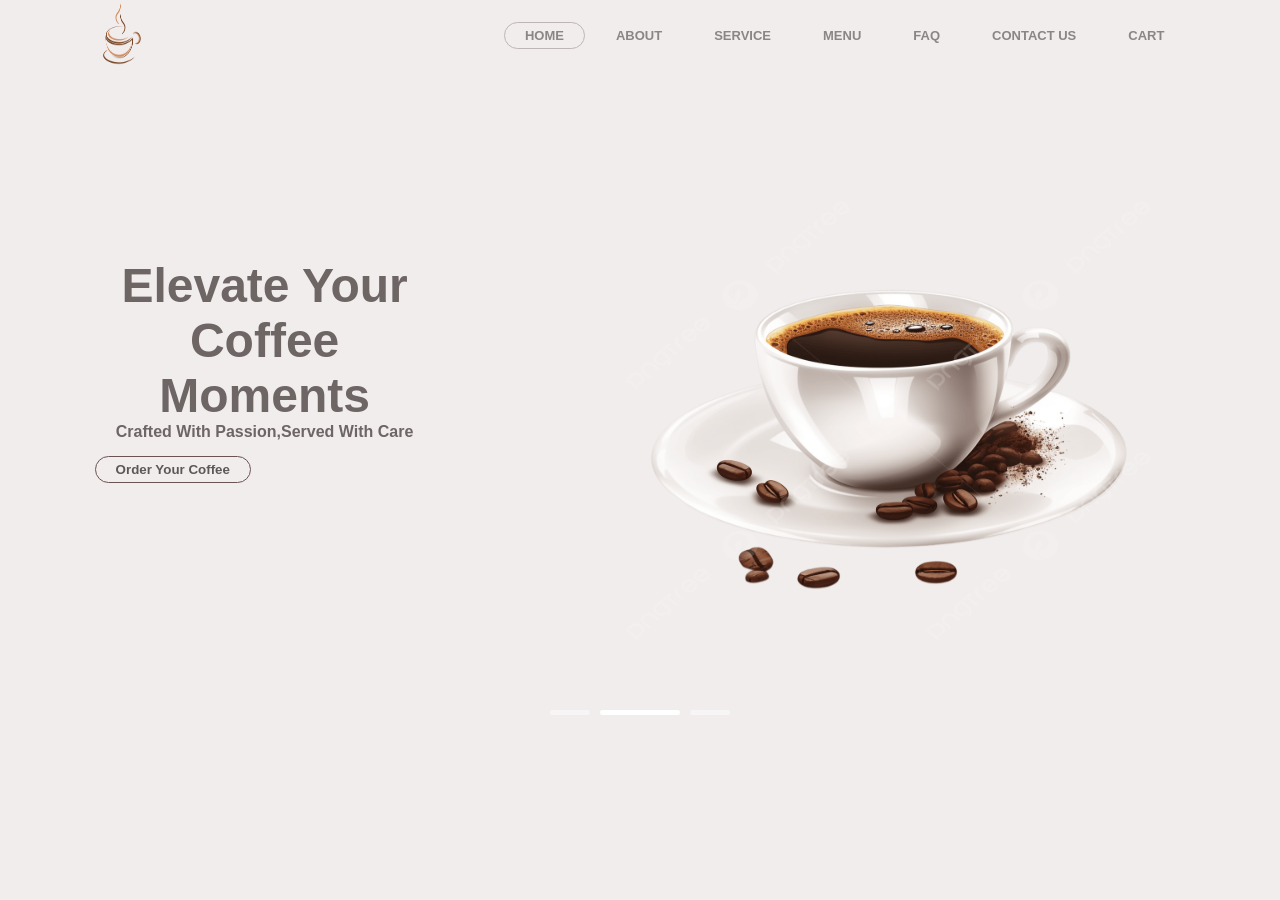
<file: index.html>
<!DOCTYPE html>
<html lang="en">
<head>
<meta charset="UTF-8">
<meta name="viewport" content="width=device-width, initial-scale=1.0">
<title>Home</title>

<link rel="stylesheet" href="style.css">
</head > 

<body>
    <div class="body">
    <header>
        <div> 
            <img src="logooo.png" alt="Lunèra coffee" width="100" height="95">
            </div>
            <div>
                <ul>
                    <li><a href="index.html">HOME</a></li>
                    <li><a href="aboutus.html">ABOUT</a></li>
                    <li><a href="service.html">SERVICE</a></li>
                    <li><a href="menu.html">MENU</a></li>
                     <li><a href="FAQ.html">FAQ</a></li>
                    <li><a href="Contectus.html">CONTACT US</a></li>
                                          <li><a href="cart.html">CART</a></li>




                </ul>
            </div>
            

</header>
<div class="sec1" id="HOME">
 
<div>
    <h1>Elevate Your Coffee Moments</h1>
    <h3>Crafted With Passion,Served With Care</h3>
       <button class="btn-1" onclick="window.location.href='menu.html'">Order Your Coffee</button>
</div>




<div class="img-box"> 
 <img src="image-cup.png" alt="" width="300" height="500">
</div>
</div>

    
  <div class="section-divider">
    <span></span>
    <span class="active"></span>
    <span></span>
   
</div>  
</body>
</html>
</file>
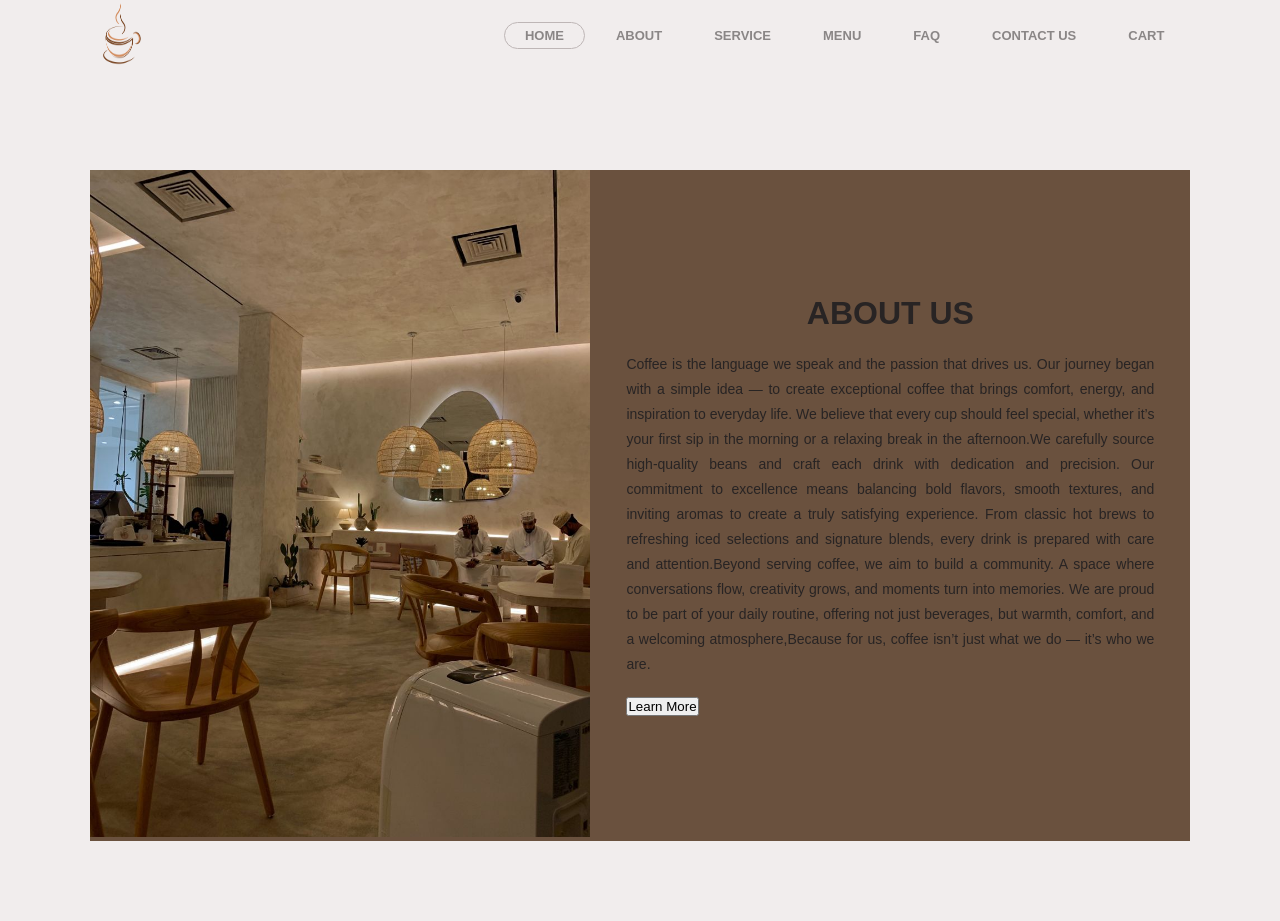
<file: aboutus.html>
<!DOCTYPE html>
<html lang="en">
<head>
<meta charset="UTF-8">
<meta name="viewport" content="width=device-width, initial-scale=1.0">
<title>About Us</title>
<link rel="stylesheet" href="style.css">
</head > 

<body>

    <header>
        <div> 
            <img src="logooo.png" alt="Lunèra coffee" width="100" height="95">
            </div>
            <div>
                <ul>
                    <li><a href="index.html">HOME</a></li>
                    <li><a href="aboutus.html">ABOUT</a></li>
                    <li><a href="service.html">SERVICE</a></li>
                     <li><a href="menu.html">MENU</a></li>
                     <li><a href="FAQ.html">FAQ</a></li>
                    <li><a href="Contectus.html">CONTACT US</a></li>
                                          <li><a href="cart.html">CART</a></li>




                </ul>
            </div>
    </header>
            
<div class="sec3" id="ABOUT">
    <div>
        <img src="luneracoffee.jpg" alt="">
    
    </div>
    <div>
<h1>ABOUT US</h1>
<p>
    Coffee is the language we speak and the passion that drives us. Our journey began with a simple idea — to create exceptional 
    coffee that brings comfort, energy, and inspiration to everyday life. We believe that every cup should feel special, whether
     it’s your first sip in the morning or a relaxing break in the afternoon.We carefully source high-quality beans and craft each
      drink with dedication and precision. Our commitment to excellence means balancing bold flavors, smooth textures, and inviting
       aromas to create a truly satisfying experience. From classic hot brews to refreshing iced selections and signature blends,
        every drink is prepared with care and attention.Beyond serving coffee, we aim to build a community. A space where 
        conversations flow, creativity grows, and moments turn into memories. We are proud to be part of your daily routine, 
        offering not just beverages, but warmth, comfort, and a welcoming atmosphere,Because for us, coffee isn’t just what we do 
        — it’s who we are.        
</p>
<p id="moreText" style="display: none;">
We carefully select the finest coffee beans from around the world and focus on quality in every step. 
Our goal is to create a unique experience for every customer by combining great taste, comfort, and excellent service.
</p>
<button onclick="showMore()" id="btn">Learn More</button>
    </div>

</div>

<script src="coffee.js"></script>
</body>

</html>
</file>
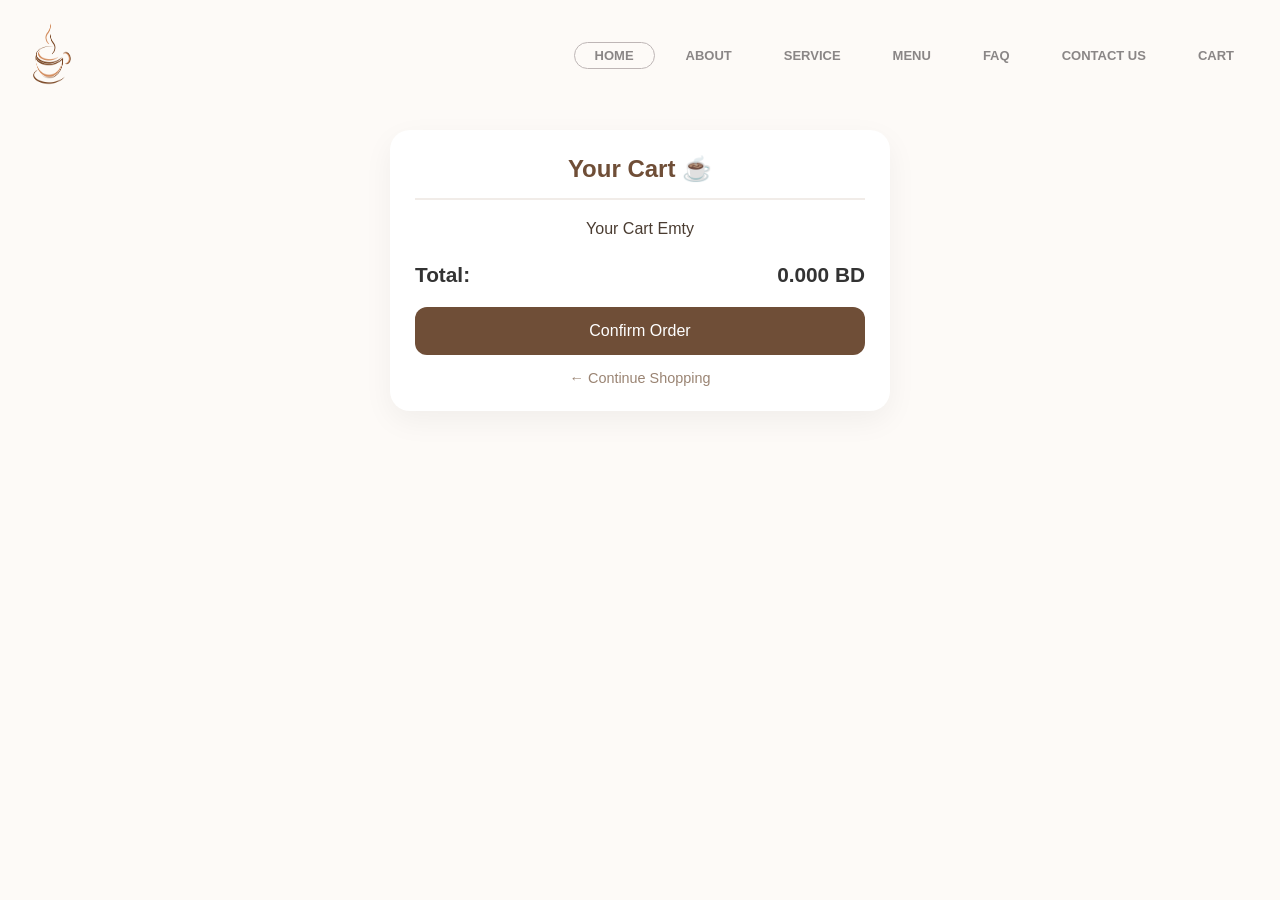
<file: cart.html>
<!DOCTYPE html>
<html lang="en">
<head>
    <meta charset="UTF-8">
    <meta name="viewport" content="width=device-width, initial-scale=1.0">
    <title>Your Cart - Lunera Coffee</title>
<link rel="stylesheet" href="style.css">
    <style>
        /* تنسيق الصفحة */
        body { font-family: 'Segoe UI', Tahoma, Geneva, Verdana, sans-serif; background-color: #fdfaf7; color: #4a3c31; margin: 0; padding: 20px; }
        
        .cart-wrapper { max-width: 500px; margin: 40px auto; background: #fff; padding: 25px; border-radius: 20px; box-shadow: 0 10px 30px rgba(0,0,0,0.05); }
        
        h2 { text-align: center; color: #6F4E37; border-bottom: 2px solid #f1ece8; padding-bottom: 15px; }

        /* تنسيق المنتجات داخل السلة */
        #cart-items-container { margin-top: 20px; }
        
        .cart-item { display: flex; justify-content: space-between; align-items: center; padding: 12px 0; border-bottom: 1px solid #f1ece8; }
        
        .item-details { display: flex; flex-direction: column; }
        
        .item-name { font-weight: 600; font-size: 1.1em; }
        
        .item-qty { font-size: 0.85em; color: #9a8473; }

        /* المجموع */
        .total-box { margin-top: 25px; display: flex; justify-content: space-between; font-size: 1.3em; font-weight: bold; color: #333; }

        /* الأزرار */
        .checkout-btn { width: 100%; background: #6F4E37; color: white; border: none; padding: 15px; border-radius: 12px; font-size: 1em; cursor: pointer; margin-top: 20px; transition: 0.3s; }
        .checkout-btn:hover { background: #6a513e; }

        .back-btn { display: block; text-align: center; margin-top: 15px; color: #9a8473; text-decoration: none; font-size: 0.9em; }
    </style>
</head>

    <header>
        <div> 
            <img src="logooo.png" alt="Lunèra coffee" width="100" height="95">
            </div>
            <div>
                <ul>
                    <li><a href="index.html">HOME</a></li>
                    <li><a href="aboutus.html">ABOUT</a></li>
                    <li><a href="service.html">SERVICE</a></li>
                    <li><a href="menu.html">MENU</a></li>
                    <li><a href="FAQ.html">FAQ</a></li>
                    <li><a href="Contectus.html">CONTACT US</a></li>
                      <li><a href="cart.html">CART</a></li>



                    

                </ul>
            </div>
    </header>
<body>

    <div class="cart-wrapper">
        <h2>Your Cart ☕</h2>

        <div id="cart-items-container">
            <p style="text-align: center; color: #ccc;">Loading your treats...</p>
        </div>

        <div class="total-box">
            <span>Total:</span>
            <span id="cart-total">0.000 BD</span>
        </div>

        <button class="checkout-btn" onclick="confirmOrder()">Confirm Order</button>
        <a href="menu.html" class="back-btn">← Continue Shopping</a>
    </div>

    <script src="coffee.js"></script>

</body>
</html>
</file>
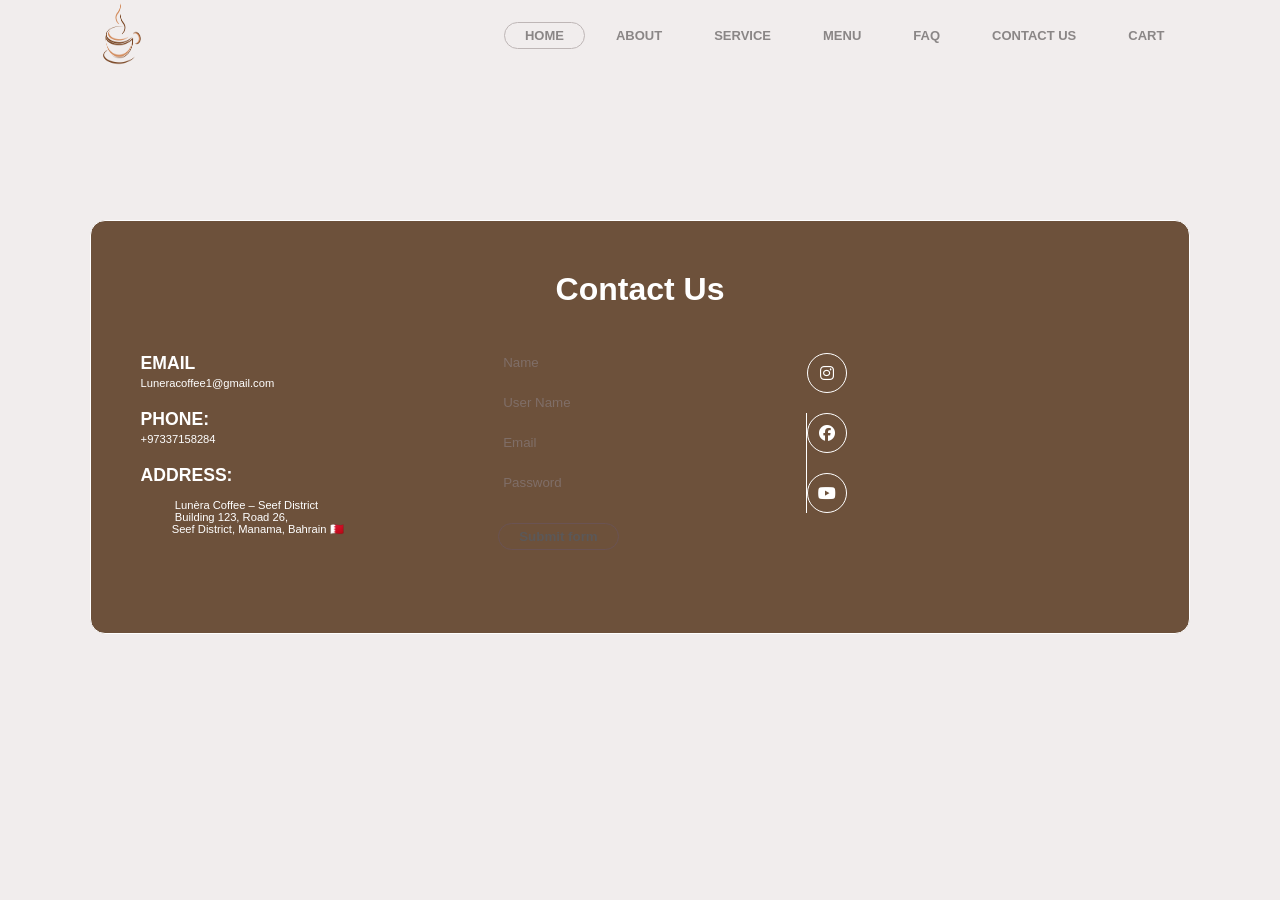
<file: Contectus.html>
<!DOCTYPE html>
<html lang="en">
<head>
<meta charset="UTF-8">
<meta name="viewport" content="width=device-width, initial-scale=1.0">
<title>Contact Us</title>
<link rel="stylesheet" href="style.css">
<link rel="stylesheet" href="https://cdnjs.cloudflare.com/ajax/libs/font-awesome/6.5.1/css/all.min.css">

</head>

<body>
    <header>
        <div> 
            <img src="logooo.png" alt="Lunèra coffee" width="100" height="95">
            </div>
            <div>
                <ul>
                    <li><a href="index.html">HOME</a></li>
                    <li><a href="aboutus.html">ABOUT</a></li>
                    <li><a href="service.html">SERVICE</a></li>
                     <li><a href="menu.html">MENU</a></li>
                     <li><a href="FAQ.html">FAQ</a></li>
                    <li><a href="Contectus.html">CONTACT US</a></li>
                                          <li><a href="cart.html">CART</a></li>




                </ul>
            </div>
    </header>
<div class="sec5" id="CONTACT US">
    <h1>Contact Us</h1>
    <div class="container">
        <div>
            <h3>EMAIL</h3>
            <p>Luneracoffee1@gmail.com</p>
            <h3>PHONE:</h3>
            <p>+97337158284</p>
            <h3>ADDRESS:</h3>
            <p><pre>
           Lunèra Coffee – Seef District
           Building 123, Road 26,
          Seef District, Manama, Bahrain 🇧🇭

            </pre></p>
        </div>
    <div>
        <form action="">
            <input type="text" placeholder="Name">
            <input type="text" placeholder="User Name">
            <input type="email" placeholder="Email">
            <input type="password" placeholder="Password">
            <button type="submit" class="btn-1">Submit form</button>
        </form>
    </div>
    <div></div>

    <div>
        <a href="https://www.instagram.com/lunera.coffeespace/"target="_blank">
            <i class="fa-brands fa-instagram"></i>
        </a>
        <a href="        https://www.facebook.com/people/Lunera/61588626823462/"target="_blank">
            <i class="fa-brands fa-facebook"></i>
        <a href="https://www.youtube.com/@LuneraJazzCafe"><i class="fa-brands fa-youtube"></i></a>
    </div>
    </div>

</div>
    </div>

  <a href="https://www.instagram.com/lunera.coffeespace/"target="_blank" class="instgram"></a>


</body> 

</html>
</file>
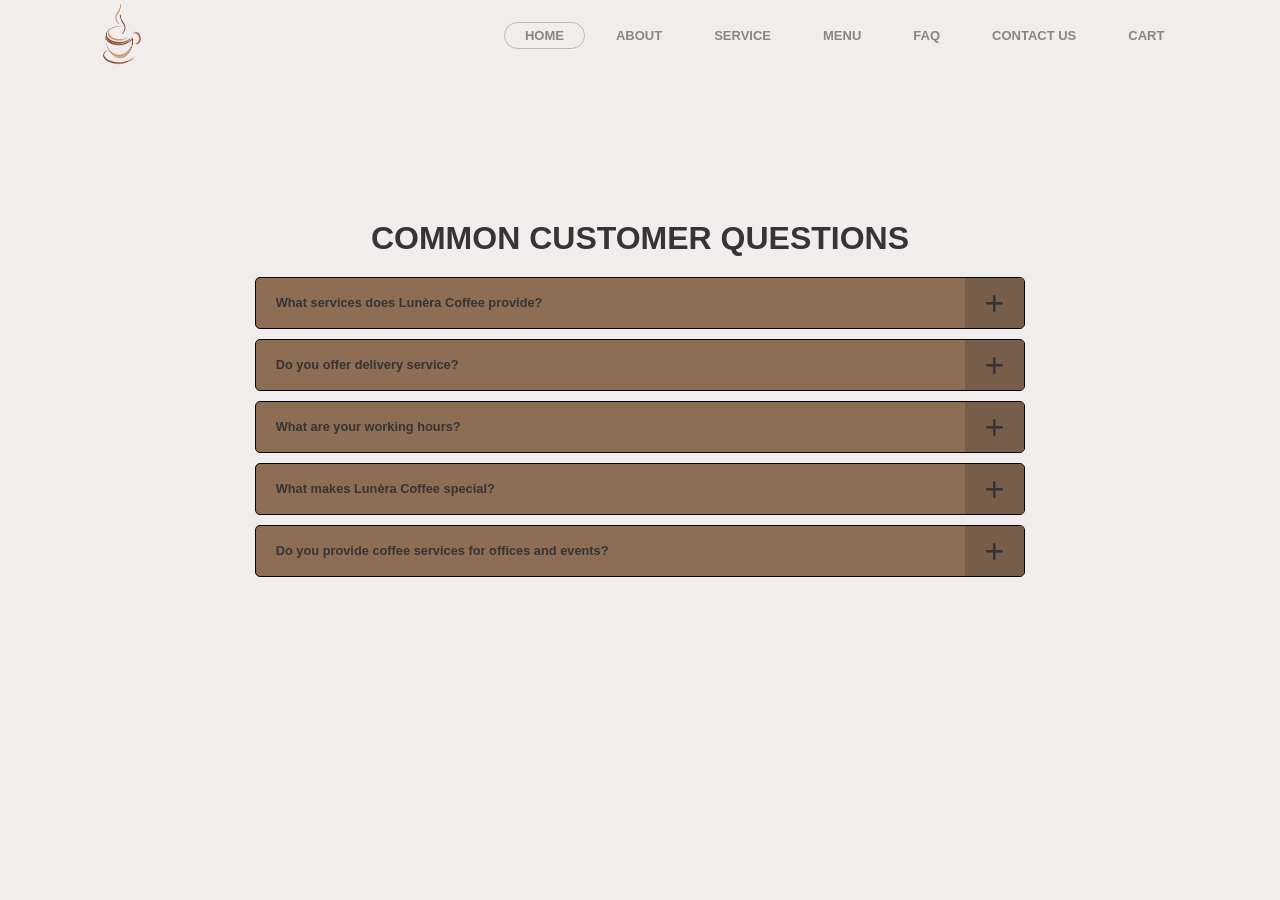
<file: FAQ.html>
<!DOCTYPE html>
<html lang="en">
<head>
<meta charset="UTF-8">
<meta name="viewport" content="width=device-width, initial-scale=1.0">
<title>FAQ</title>
<link rel="stylesheet" href="style.css">
<link rel="stylesheet" href="https://cdnjs.cloudflare.com/ajax/libs/font-awesome/6.5.1/css/all.min.css">

</head > 

<body>
    
    <header>
        <div> 
            <img src="logooo.png" alt="Lunèra coffee" width="100" height="95">
            </div>
            <div>
                <ul>
                    <li><a href="index.html">HOME</a></li>
                    <li><a href="aboutus.html">ABOUT</a></li>
                    <li><a href="service.html">SERVICE</a></li>
                     <li><a href="menu.html">MENU</a></li>
                    <li><a href="FAQ.html">FAQ</a></li>
                    <li><a href="Contectus.html">CONTACT US</a></li>
                                          <li><a href="cart.html">CART</a></li>



                </ul>
            </div>
    </header>
            
    
<div class="sec4">
<h1>COMMON CUSTOMER QUESTIONS</h1>
<div class="sec4div">
    <div class="qns">

        <div>
    <h4>What services does Lunèra Coffee provide?</h4>
    <p class="hide">
        Lunèra Coffee offers premium coffee drinks, office coffee services,sandwishes and fast delivery options to ensure a high-quality experience for our customers.
    </p>
        </div>
        <div class="add "> 
            <i class="fa-solid fa-solid fa-plus"></i>
            <i class="fa-solid fa-solid fa-minus hide"></i>

        </div>
    </div>

<div class="qns">

        <div>
    <h4>Do you offer delivery service?</h4>
    <p class="hide">
Yes, we provide reliable and fast delivery to homes and offices within our service area    </p>
        </div>
        <div class="add "> 
            <i class="fa-solid fa-solid fa-plus"></i>
            <i class="fa-solid fa-solid fa-minus hide"></i>

        </div>
    </div>

<div class="qns" id="FAQ">

        <div>
    <h4> What are your working hours?
</h4>
    <p class="hide">
        We are open daily from 8:00 AM to 10:00 PM.
    </p>
        </div>
        <div class="add "> 
            <i class="fa-solid fa-solid fa-plus"></i>
            <i class="fa-solid fa-solid fa-minus hide"></i>

        </div>
    </div>

<div class="qns">

        <div>
    <h4> What makes Lunèra Coffee special?
</h4>
    <p class="hide">
We focus on premium quality beans, professional preparation, and excellent customer service to deliver the perfect coffee experience.    </p>
        </div>
        <div class="add "> 
            <i class="fa-solid fa-solid fa-plus"></i>
            <i class="fa-solid fa-solid fa-minus hide"></i>

        </div>
    </div>
<div class="qns">

        <div>
    <h4>Do you provide coffee services for offices and events?</h4>
    <p class="hide">
Yes, we offer customized coffee services for offices, meetings, and special events    </p>
        </div>
        <div class="add "> 
            <i class="fa-solid fa-solid fa-plus"></i>
            <i class="fa-solid fa-solid fa-minus hide"></i>

        </div>
    </div>
</body>
<script src="coffee.js"></script>

</html>
</file>
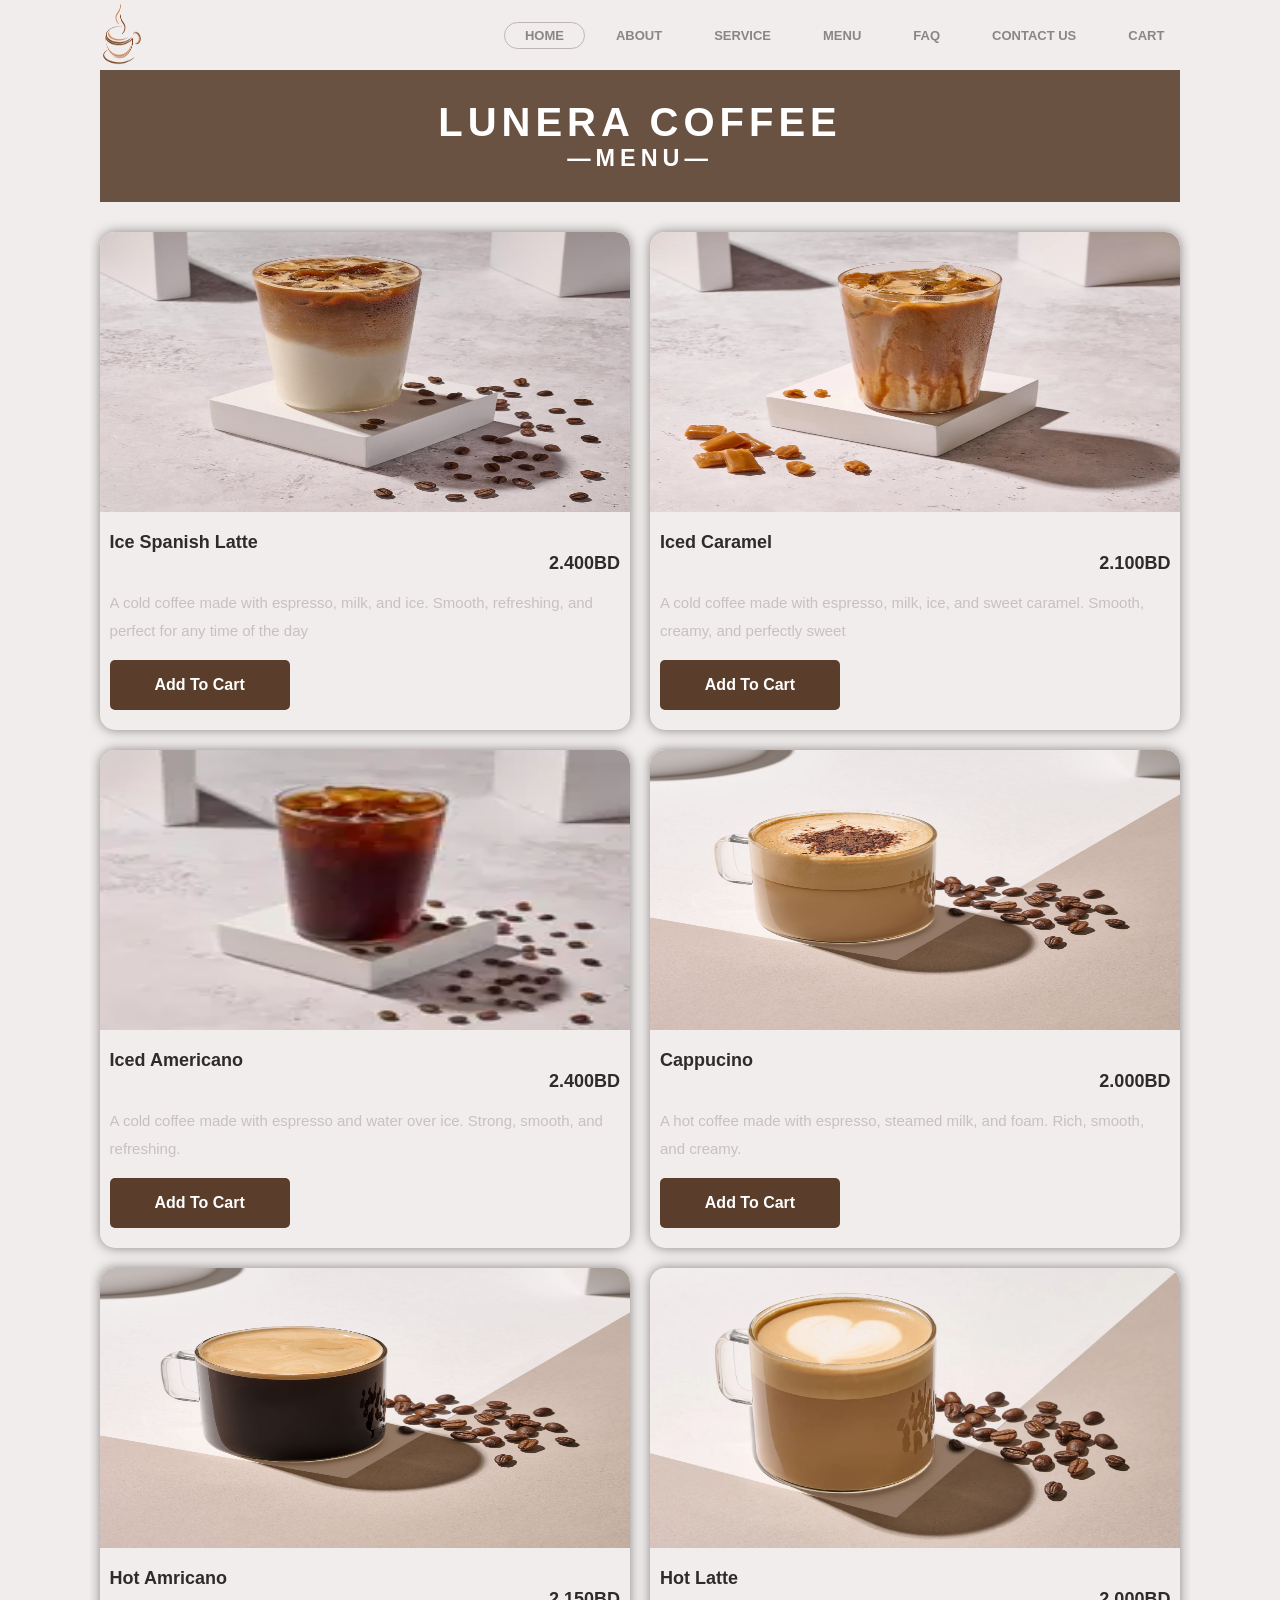
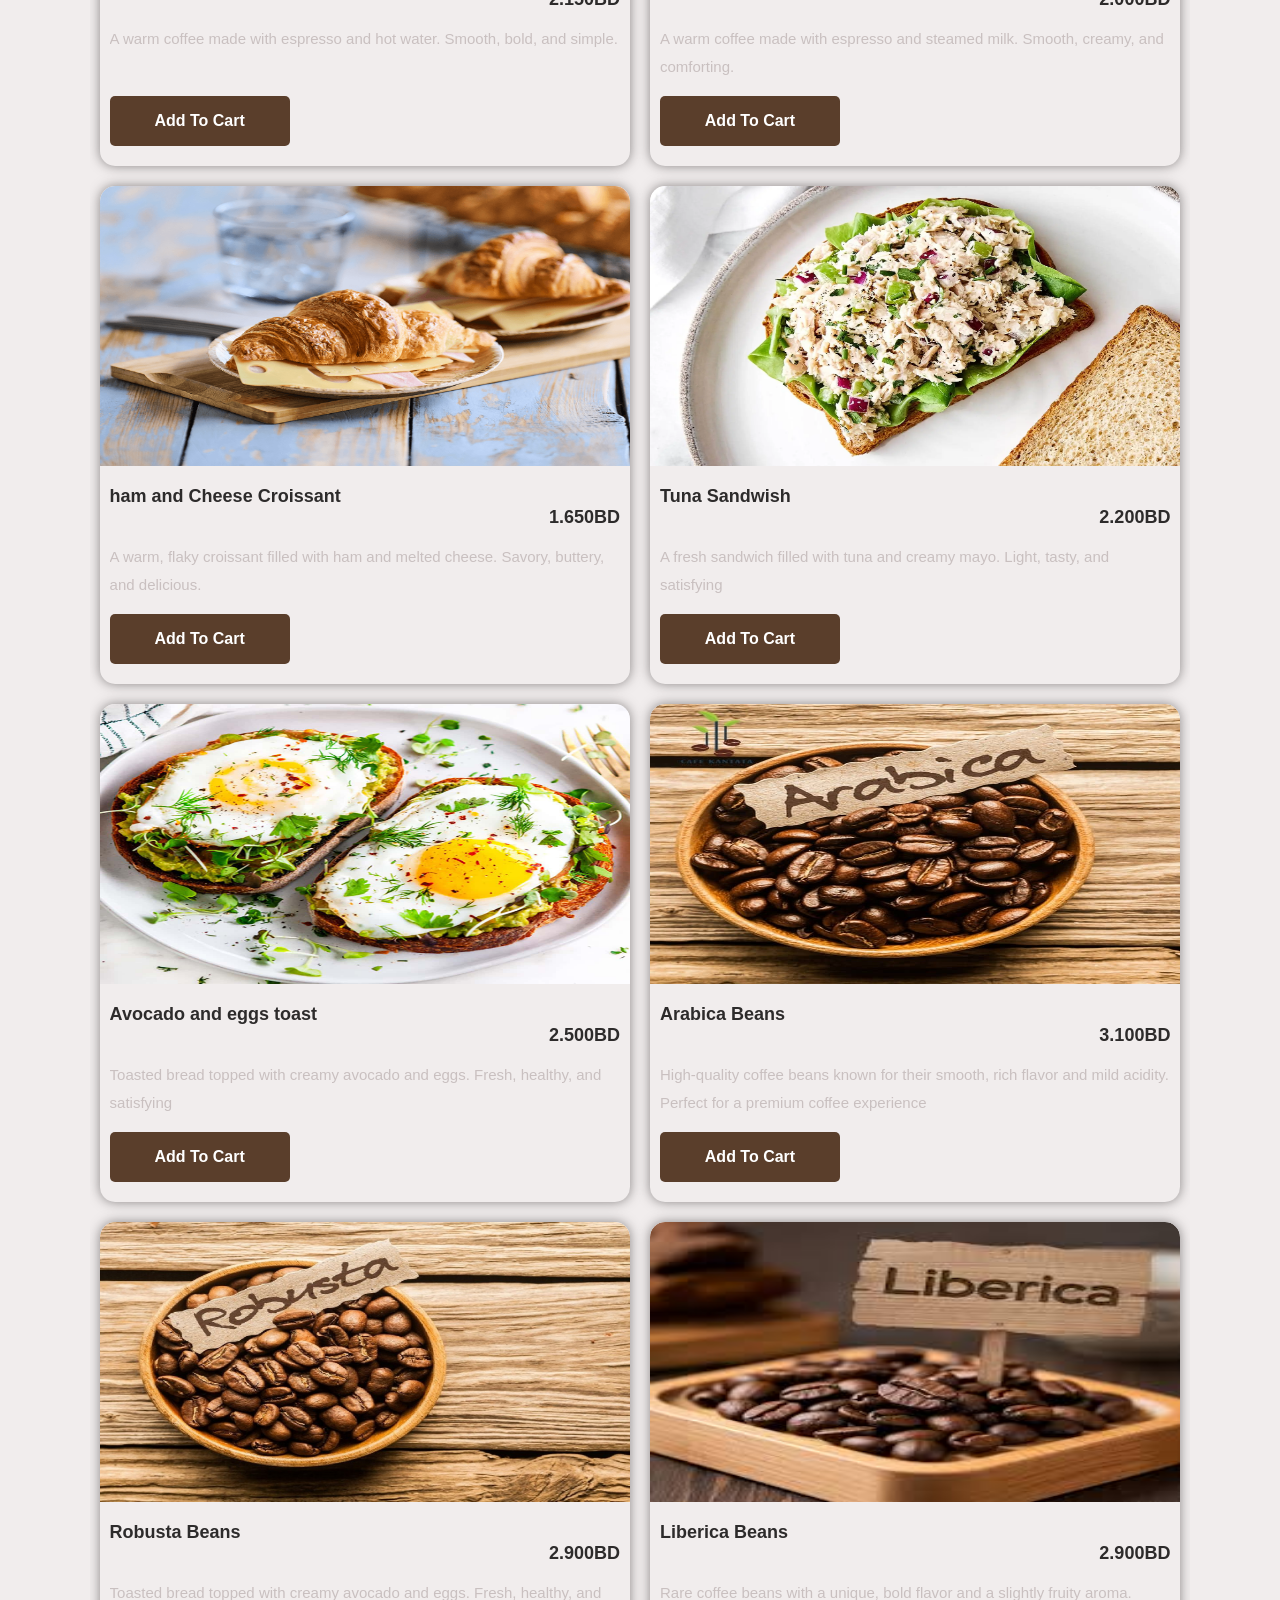
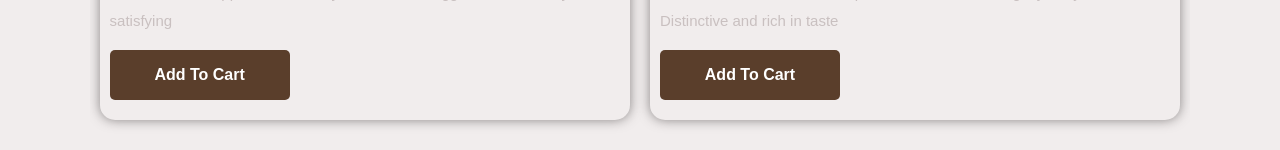
<file: menu.html>
<!DOCTYPE html>
<html lang="en">
<head>
<meta charset="UTF-8">
<meta name="viewport" content="width=device-width, initial-scale=1.0">
<title>Conect Us</title>
<link rel="stylesheet" href="style.css">
<link rel="stylesheet" href="https://cdnjs.cloudflare.com/ajax/libs/font-awesome/6.5.1/css/all.min.css">



</head>



    <header>
        <div> 
            <img src="logooo.png" alt="Lunèra coffee" width="100" height="95">
            </div>
            <div>
                <ul>
                    <li><a href="index.html">HOME</a></li>
                    <li><a href="aboutus.html">ABOUT</a></li>
                    <li><a href="service.html">SERVICE</a></li>
                    <li><a href="menu.html">MENU</a></li>
                     <li><a href="FAQ.html">FAQ</a></li>
                    <li><a href="Contectus.html">CONTACT US</a></li>
                                          <li><a href="cart.html">CART</a></li>




                </ul>

            </div>
    </header>
<body>
    <div class="menu">
        <div class="heading">
            <h1>Lunera Coffee</h1>
            <h3>&mdash;Menu&mdash;</h3>
        </div>
        <div class="Coffee-items"width="30">
            <img src="ICE_SPANISH_LATTE.jpg">
            <div class="details">
                <div class="details-sub">
                    <h5>Ice Spanish Latte</h5>
                    <h5 class="price">2.400BD</h5>

                </div>
                <p>A cold coffee made with espresso, milk, and ice. Smooth, refreshing, and perfect for any time of the day</p>
                                <button onclick="AddToCart('Ice Spanish Latte',2.500)">Add To Cart</button>

            </div>
        </div>
        <div class="Coffee-items"width="30">
            <img src="ice-caramel.webp">
            <div class="details">
                <div class="details-sub">
                    <h5>Iced Caramel</h5>
                    <h5 class="price">2.100BD</h5>
                </div>
                <p>A cold coffee made with espresso, milk, ice, and sweet caramel. Smooth, creamy, and perfectly sweet</p>
                <button onclick="AddToCart('Iced Caramel',2.100)">Add To Cart</button>
            </div>
        </div>
        <div class="Coffee-items"width="30">
            <img src="amrecano.webp">
            <div class="details">
                <div class="details-sub">
                    <h5>Iced Americano</h5>
                    <h5 class="price">2.400BD</h5>
                </div>
                <p>A cold coffee made with espresso and water over ice. Strong, smooth, and refreshing.</p>
                <button onclick="AddToCart('Iced Americano',2.400)">Add To Cart</button>
            </div>
        </div>
        <div class="Coffee-items"width="30">
            <img src="CAPPUCINO.jpg">
            <div class="details">
                <div class="details-sub">
                    <h5>Cappucino</h5>
                    <h5 class="price">2.000BD</h5>
                </div>
                <p>A hot coffee made with espresso, steamed milk, and foam. Rich, smooth, and creamy.</p>
                <button onclick="AddToCart('Cappucino',2.000)">Add To Cart</button>
            </div>
        </div>
        <div class="Coffee-items"width="30">
            <img src="AMERICANO.jpg">
            <div class="details">
                <div class="details-sub">
                    <h5>Hot Amricano</h5>
                    <h5 class="price">2.150BD</h5>
                </div>
                <p>A warm coffee made with espresso and hot water. Smooth, bold, and simple.</p>
                <button onclick="AddToCart('Hot Amricano',2.150)">Add To Cart</button>
            </div>
        </div>
        <div class="Coffee-items"width="30">
            <img src="latte.webp">
            <div class="details">
                <div class="details-sub">
                    <h5>Hot Latte</h5>
                    <h5 class="price">2.000BD</h5>
                </div>
                <p>A warm coffee made with espresso and steamed milk. Smooth, creamy, and comforting.</p>
                <button onclick="AddToCart('Latte',2.000)">Add To Cart</button>
            </div>
        </div>
        <div class="Coffee-items"width="30">
            <img src="hum-cheese.png">
            <div class="details">
                <div class="details-sub">
                    <h5>ham and Cheese Croissant</h5>
                    <h5 class="price">1.650BD</h5>
                </div>
                <p>A warm, flaky croissant filled with ham and melted cheese. Savory, buttery, and delicious.</p>
                <button onclick="AddToCart('Ham And Cheese Croissant',1.650)">Add To Cart</button>
            </div>
        </div>
        <div class="Coffee-items"width="30">
            <img src="Tuna-Sandwish.webp">
            <div class="details">
                <div class="details-sub">
                    <h5>Tuna Sandwish</h5>
                    <h5 class="price">2.200BD</h5>
                </div>
                <p>A fresh sandwich filled with tuna and creamy mayo. Light, tasty, and satisfying</p>
                <button onclick="AddToCart('Tuna Sandwish',2.200)">Add To Cart</button>
            </div>
        </div>
        <div class="Coffee-items"width="30">
            <img src="Avocado-Egg.jpg">
            <div class="details">
                <div class="details-sub">
                    <h5>Avocado and eggs toast</h5>
                    <h5 class="price">2.500BD</h5>
                </div>
                <p>Toasted bread topped with creamy avocado and eggs. Fresh, healthy, and satisfying</p>
                <button onclick="AddToCart('Avocado And Egg',2.500)">Add To Cart</button>
            </div>
        </div>
         <div class="Coffee-items"width="30">
            <img src="Arabica-beans.jpg">
            <div class="details">
                <div class="details-sub">
                    <h5>Arabica Beans</h5>
                    <h5 class="price">3.100BD</h5>
                </div>
                <p>High-quality coffee beans known for their smooth, rich flavor and mild acidity. Perfect for a premium coffee experience</p>
                <button onclick="AddToCart('Arabica Beans',3.100)">Add To Cart</button>
            </div>
        </div>
         <div class="Coffee-items"width="30">
            <img src="robusta-coffee-beans.jpg">
            <div class="details">
                <div class="details-sub">
                    <h5>Robusta Beans</h5>
                    <h5 class="price">2.900BD</h5>
                </div>
                <p>Toasted bread topped with creamy avocado and eggs. Fresh, healthy, and satisfying</p>
                <button onclick="AddToCart('Robusta Beans',2.900)">Add To Cart</button>
            </div>
        </div>
         <div class="Coffee-items"width="30">
            <img src="liberica.jpg">
            <div class="details">
                <div class="details-sub">
                    <h5>Liberica Beans</h5>
                    <h5 class="price">2.900BD</h5>
                </div>
                <p>Rare coffee beans with a unique, bold flavor and a slightly fruity aroma. Distinctive and rich in taste</p>
                <button type="button" onclick="AddToCart('Liberica Beans',2.900)">Add To Cart</button>
            </div>
        </div>
 
  </div>

    </div>
<script src="coffee.js"></script>

</body>
</html>
</file>
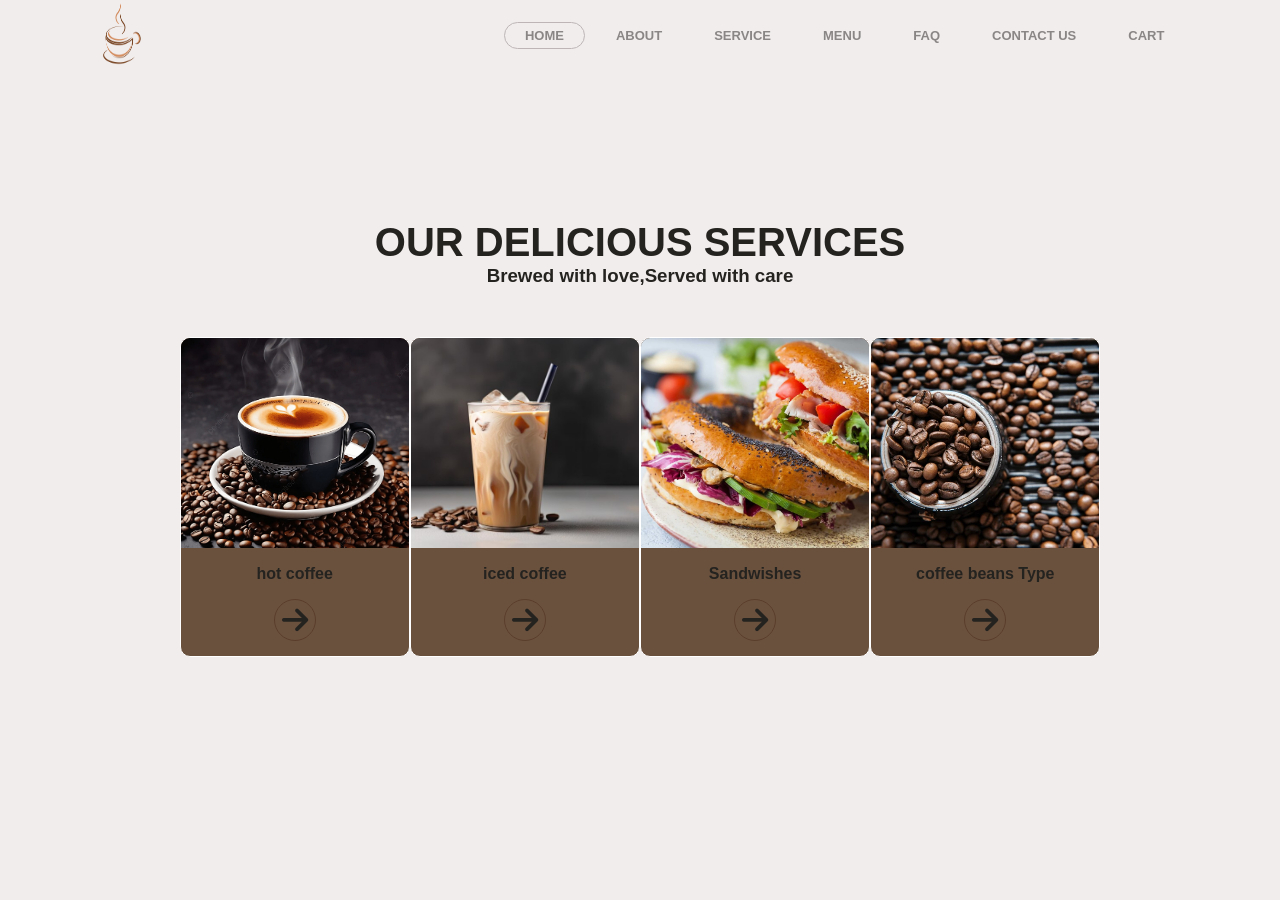
<file: service.html>
<!DOCTYPE html>
<html lang="en">
<head>
<meta charset="UTF-8">
<meta name="viewport" content="width=device-width, initial-scale=1.0">
<title>service</title>
<link rel="stylesheet" href="style.css">
<link rel="stylesheet" href="https://cdnjs.cloudflare.com/ajax/libs/font-awesome/6.5.1/css/all.min.css">

</head > 

<body>
    
    <header>
        <div> 
            <img src="logooo.png" alt="Lunèra coffee" width="100" height="95">
            </div>
            <div>
                <ul>
                    <li><a href="index.html">HOME</a></li>
                    <li><a href="aboutus.html">ABOUT</a></li>
                    <li><a href="service.html">SERVICE</a></li>
                    <li><a href="menu.html">MENU</a></li>
                    <li><a href="FAQ.html">FAQ</a></li>
                    <li><a href="Contectus.html">CONTACT US</a></li>
                      <li><a href="cart.html">CART</a></li>

                    

                </ul>
            </div>
    </header>
            
           
<div class="sec2" id="SERVICE">
<h1>OUR DELICIOUS SERVICES</h1>
<h3>Brewed with love,Served with care</h3>
<div class="container">
    <div>
        <img src="hot-coffee.jpg" alt="">
        <h4>hot coffee</h4>
        <i class="fa-solid fa-arrow-right"></i>
    </div>
<div>
        <img src="iced-coffe.jpg" alt="">
        <h4>iced coffee</h4>
        <i class="fa-solid fa-arrow-right"></i>
    </div>

<div>
        <img src="Sandwichess.jpg" alt="">
        <h4>Sandwishes</h4>
        <i class="fa-solid fa-arrow-right"></i>
    </div>
<div>
        <img src="coffee-beanss.webp" alt="">
        <h4>coffee beans Type</h4>
        <i class="fa-solid fa-arrow-right"></i>
    </div>

      
    </div>
</div>

</body> 
</html>
</file>
<file: style.css>
*{
    margin: 0;
    padding: 0;
    box-sizing: border-box;
    font-family: Verdana, Geneva, Tahoma, sans-serif;
    list-style: none;
    overflow-x: hidden;


body{
    background-color: #f1eded;
    padding: 0 7vw;
    user-select: none;
}
 
header{
    height: 70px;
    overflow: hidden;
    display: flex;
    align-items: center;
    justify-content: space-between;
}
 header div:nth-child(1) img{
    width: 60px;
 }

  header div:nth-child(2) ul , header div:nth-child(3) ul {
 display: flex;
 font-weight: bold;
 color: #191817;
 font-size: 13px;
  }


 header div:nth-child(2) ul li, header div:nth-child(3) ul li{
    margin: 0 5px;
    padding: 5px 20px;
    border: 1.5px solid transparent;
    border-radius: 20px;
    cursor: pointer;
    transition: all 0.3s;
 }
 header div:nth-child(2) ul li:first-child, header div:nth-child(3) ul li:last-child{
    border: 1.5px solid rgb(190, 182, 182); }

    header div:nth-child(2) ul li:hover, header div:nth-child(3) ul li:hover{
        border: 1.5px solid  rgb(190, 182, 182);
    }

}

header a {
    text-decoration: none;
    color: rgb(138, 134, 134);
}

header a:hover {
    color: #746c62;
}

.sec1{
    display: flex;
    justify-content: space-between;
         align-items: center;
         
         
}

.sec1 div:nth-child(1){
    width: 350px;
    color:rgb(110, 101, 101);
}
.sec1 div:nth-child(1) h1{
    font-size: 3em;
}

.sec1 div:nth-child(1) h3{
    font-size: 1rem;
    text-align: center;
    font-weight:700;
    margin-bottom: 15px; ;
}

.sec1 div:nth-child(2) img{
    width: 600px;  
}


.btn-1{
    margin:  0 5px;
    padding: 5px 20px;
    border: 1.5px solid rgb(106, 83, 83);
    border-radius: 20px;
    background-color: transparent;
    color: rgb(91, 88, 88);
    font-weight: bold;
    cursor: pointer;
    transition: all 0.2s;
}

.btn-1:hover{
    background-color: white;
    color: #998D8D;
}


.img-box{
    display: flex;
    flex-direction: column;
    align-items: center;
    margin-top: 100px;
}



.section-divider{
    display: flex;
    justify-content: center;
    align-items: center;
    gap: 10px;
    margin: 40px 0;
}

.section-divider span{
    height: 5px;
    width: 40px;
    background-color: rgba(255,255,255,0.4);
    border-radius: 10px;
}

.section-divider .active{
    width: 80px;
    background-color: white;
}

.sec2{
    margin: 80px;
    color: #252320;
    display: flex;
    flex-direction: column;
    align-items: center;
    justify-content: center;
        margin-top: 150px;

}

.sec2 h1{
    font-size: 2.5em;
}

.sec2 .container{
    display: flex;
    justify-content: space-between;
    align-items: center;
    width: 100%;
    padding: 20px 10px;
}

.sec2 .container div{
    cursor: pointer;
    margin-top: 30px;
    background-color: #6a513e;
    border: 1px solid white;
    border-radius: 10px;
    height: 320px;
    width: 270px;
    display: flex;
    flex-direction: column;
    justify-content: space-between;
    align-items: center;
    transition: transform 0.3s;
}

.sec2 .container div:hover{
    transform: scale(1.04);
}

.sec2 .container div img{
    width: 100%;
    height: 210px;
    object-fit: cover;
    background-color: rgb(255, 253, 253);
}
.sec2 .container div i{
    border: 1px solid #5a3e2b;
    padding: 5px 7px;
    border-radius: 50%;
    font-size: 30px;
    margin-bottom: 15px;
    transition: all 0.2s;
}

.sec2 .container div i:hover{
    background-color: white;
    color: #816551;
}

.sec3{
    background-color: #6a513e;
    color: rgb(49, 48, 48);
        margin-top: 100px;
}

.sec3{
    color: rgb(40, 36, 36);
    display: flex;
    justify-content: space-between;
    align-items: center;
    margin-bottom: 80px;
}

.sec3 div:nth-child(1) {
    width: 600px;
}

.sec3 div:nth-child(1) img{
    width: 500px;
}
.sec3 div:nth-child(2) {
    max-width: 600px;
    border: 1px solid #6a513e;
    border-radius: 8px;
    padding: 35px;
}
.sec3 div:nth-child(2) p{
    font-size: 14px;
    line-height: 25px;
    padding: 20px 0;
    text-align: justify;
}


.sec4{
    display: flex;
    justify-content: center;
    align-items: center;
    color: rgb(54, 52, 52);
    flex-direction: column;
    margin-bottom: 80px;
    margin-top: 150px;
}

.sec4div{ 
    width: 70%;
    padding: 10px 0px;
}
.qns{
    width: 100%;
    border: 1px solid #060402;
    background-color: #8d6d54;
    display: flex;
    justify-content: space-between;
    border-radius: 5px;
    margin-top: 10px;
}

.qns div:nth-child(1){
    padding: 10px 20px;
}
.qns div h4{
    line-height: 30px;
    font-size: 0.8rem;
}
.qns div p{
    line-height: 30px;
    font-size: 0.7rem;
}
.qns .add{
    background-color: #765e4b;
    align-items: center;
    justify-content: center;
    display: flex;
    padding: 0 20px;
    font-size: 1.3rem;
    cursor: pointer;
}

.fa-minus{
    padding-right: 2px;
}

.add.none{
    background-color: transparent;
    height: 20px;
}

.hide{
    display: none;
}
.fa-minus.hide{
    display: none;
}
.show{
    display: block;
}

.sec5{
    background-color: #6d513b;
    border: 1px solid white;
    border-radius: 15px;
    padding: 50px;
    color:white;
    margin-bottom: 150px;
    margin-top: 150px;
}

.sec5 h1{
    font-size: 2.0em;
}

.sec5 .container{
    display: flex;
    justify-content: space-between;
   padding-top: 35px;
}

.sec5 h3{
    font-size: 1.1em;
    padding: 10px 0;
    padding-bottom: 3px;
}

.sec5 p, .sec5 pre{
    font-size: 0.7em;
    margin-bottom: 10px;

}
.sec5 .container div{
    margin-left: 0px;
    width: 69%;
}
.sec5 form{
    padding: 0 20px;
}

.sec5 input{
    width: 100%;
    background-color: transparent;
    outline: none;
    border: none;
    border-radius: 1px solid white;
    margin: 10px;
    line-height: 20px;
    color: white;
}

.sec5 input::placeholder{
    color: rgba(136, 123, 123, 0.7);

}
.sec5 .btn-1{
    margin-top: 20px;
}

.sec5 .container div:nth-child(3){
    width: 2px;
    height: 100px;
    background-color: white;
    margin: 70px 0;
}

.sec5 .container div:nth-child(4){
display: flex;
flex-direction: column;
}

.sec5 a{
    border: 1px solid rgb(255, 255, 255);
    border-radius: 50px;
    display: flex;
    align-items: center;
    justify-content: center;
    width: 40px;
    height: 40px;
    text-decoration: none;
    color: white;
    margin: 10px 0;
    transition: all 0.2s;

}

.sec5 a:hover{
    background-color: white;
    color: #e9e9e9;
}


.menu{
    padding: 0 10px 30px 10px;
    display: grid;
    grid-template-columns: repeat(auto-fit,minmax(350px,1fr));
    grid-gap: 20px;

}
.heading{
    background:#6a5242;
    color:white;
    margin-bottom: 30px;
    padding: 30px 0;
    grid-column: 1/-1;
    text-align:center;
}
.heading{
    font-weight: 400;
    font-size: 20px;
    letter-spacing: 5px;
    margin-bottom: 10px;
    text-transform: uppercase;
}

.Coffee-items{
    display: grid;
    position: relative;
    grid-template-rows: auto 1fr;
    border-radius: 15px;
    box-shadow: 0 0 12px rgba(69, 64, 64, 0.6);
    transition: .2s ease-in-out;
}

.Coffee-items img{
    position: relative;
    width: 100%;
    height: 280px;
    border-radius: 15px 15px 0 0;
    cursor: pointer;
}

h1{
    grid-column: 1/-1;
    text-align: center;
}
.details{
    padding: 20px 10px;
    display: grid;
    grid-template-rows: auto 1fr 50px;
    grid-row-gap: 15px;
}
.details-sub>h5{
    font-weight: 600;
    font-size: 18px;
    color: #2d2b2b;
}
.price{
    text-align: right;
}
.details>p{
    color: #c9c0c0;
    font-size: 15px;
    line-height: 28px;
    font-weight: 400;
    align-self: stretch;
}

.details>button {
    background: #5a3e2b;
    border: none;
    color: white;
    font-size: 16px;
    font-weight: 600;
    border-radius: 5px;
    width: 180px;
    cursor: pointer;
}
</file>
